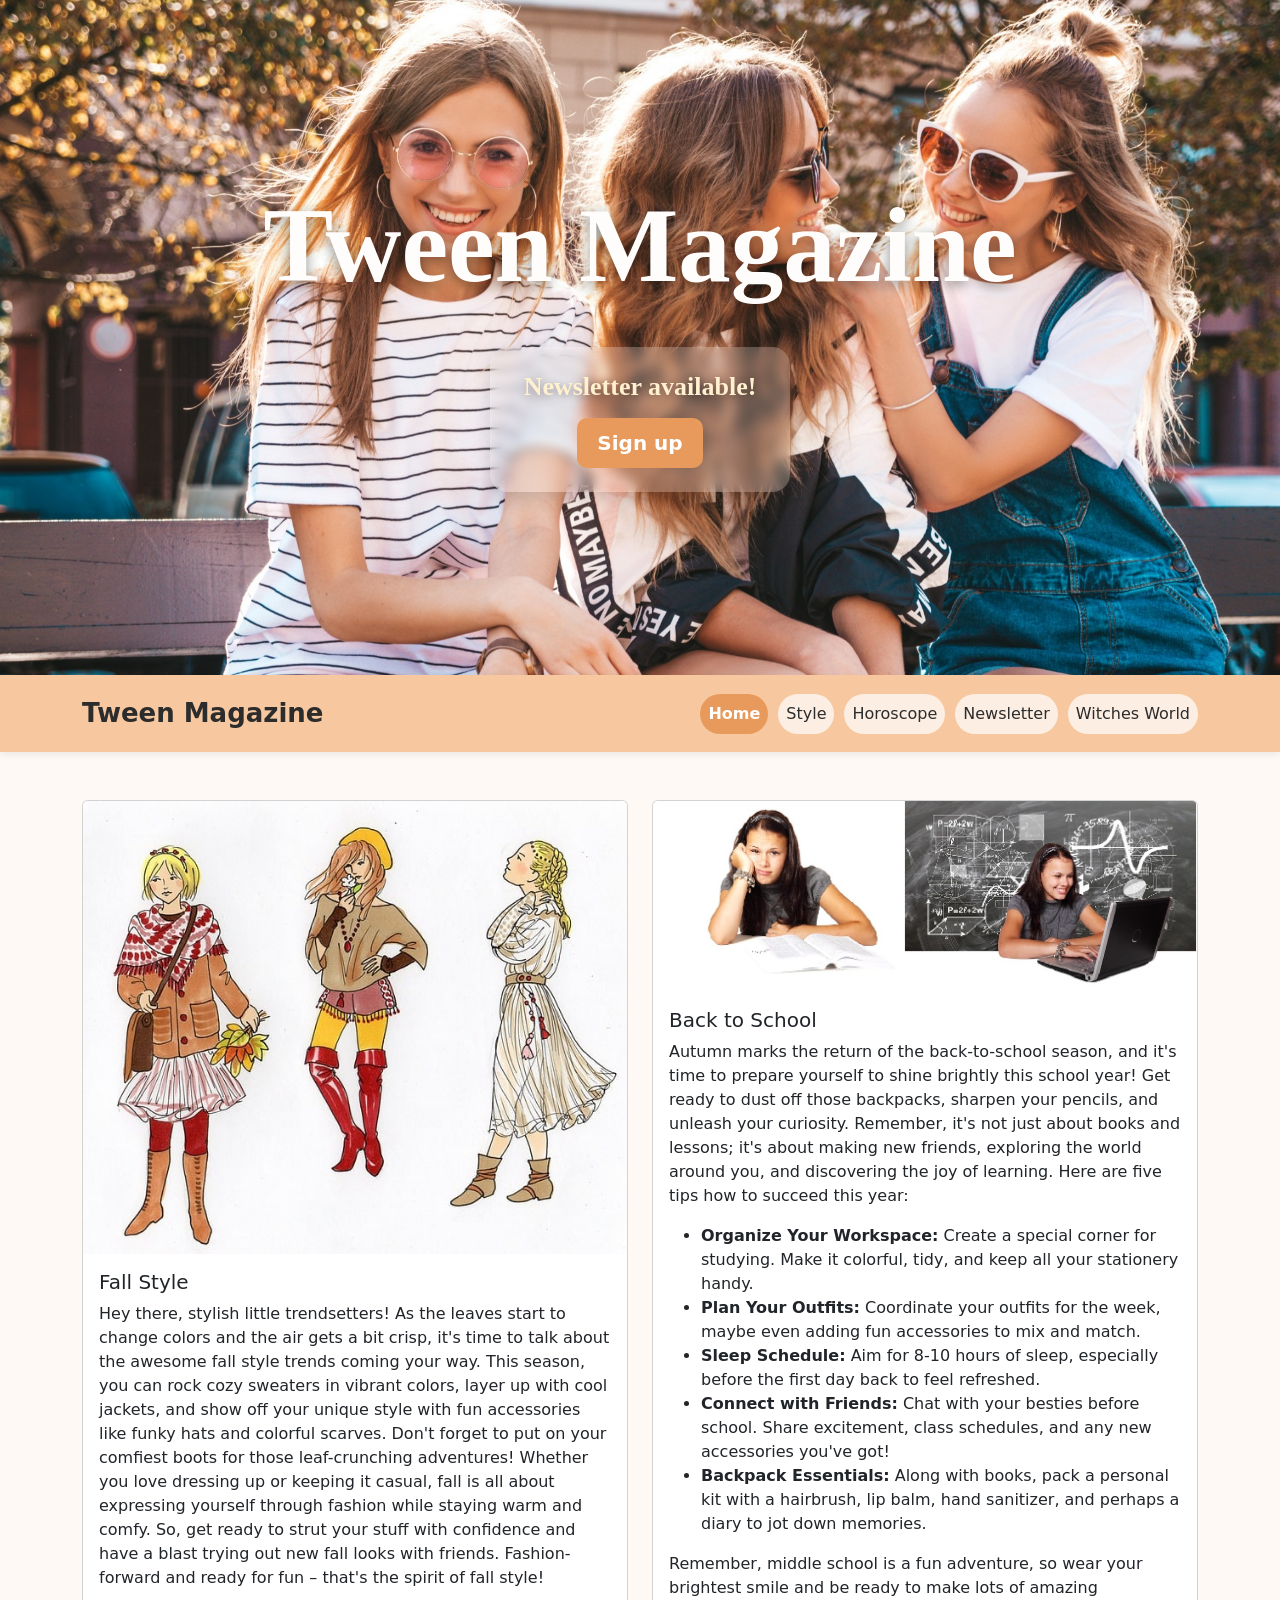
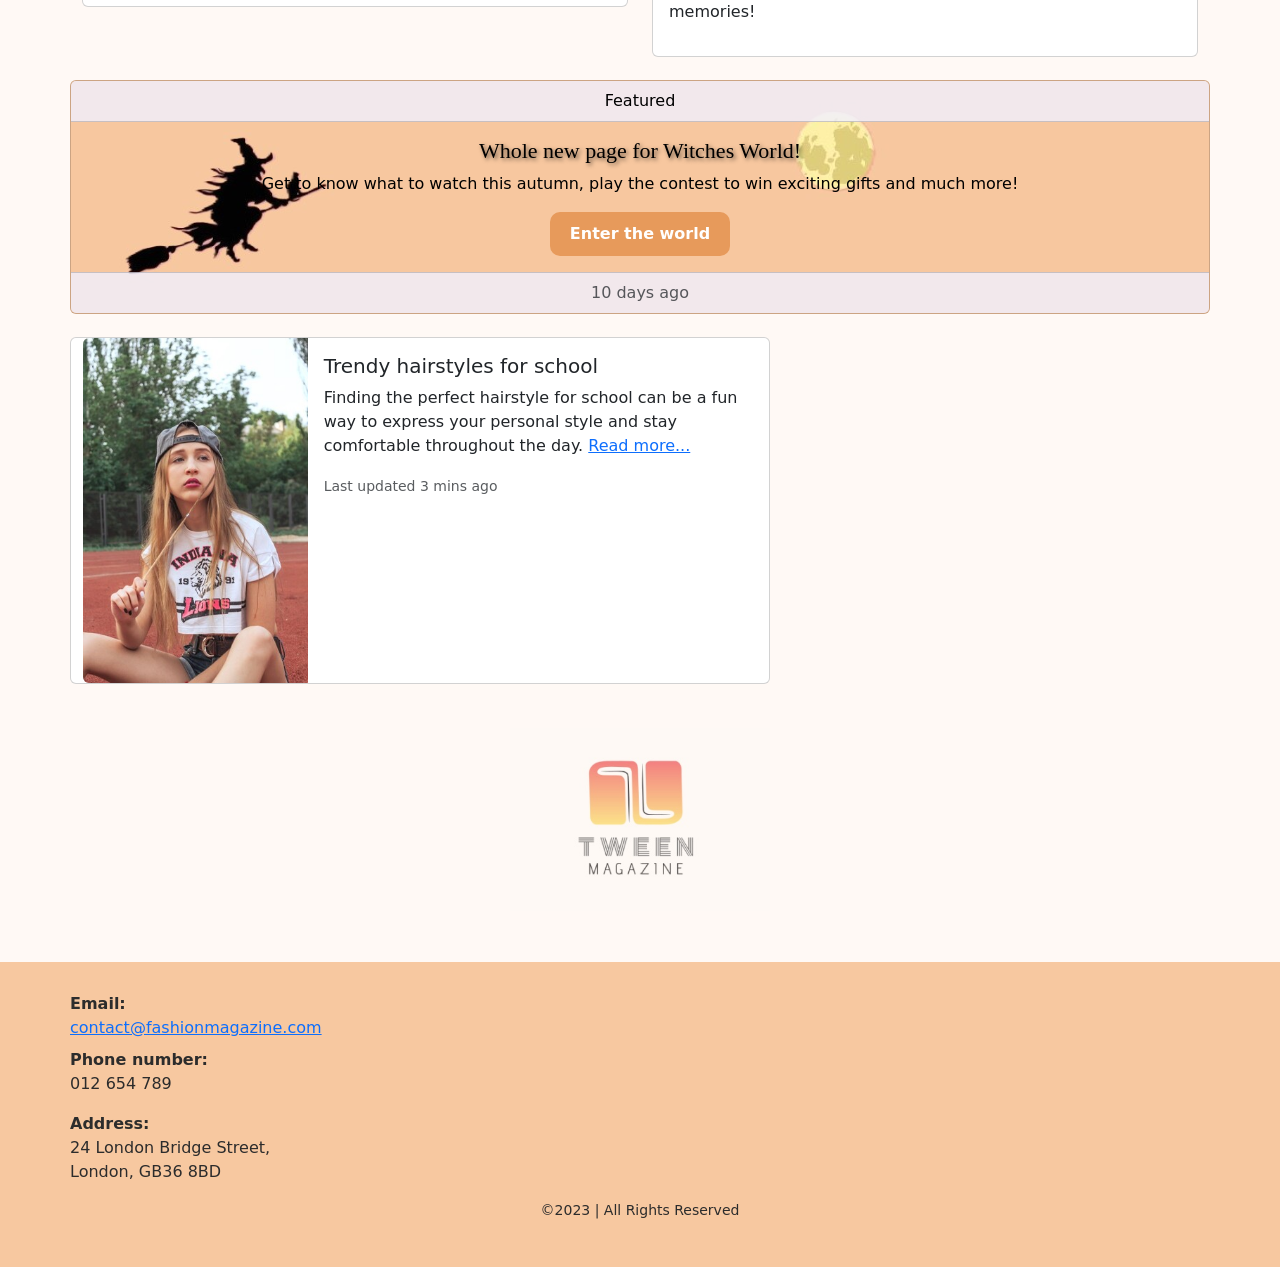
<file: index.html>
<!DOCTYPE html>
<html lang="en">

<!-- INVISIBLE INFORMATION OF THE PAGE ================================================ -->

<head>
    <meta charset="utf-8">
    <meta name="viewport" content="width=device-width, initial-scale=1">
    <title>Tween Magazine</title>
    <meta name="author" content="ld119">
    <meta name="description" content="This is the website of the 'Tween Magazine' fashion, style and fun magazine.">
    <meta name="keywords" content="'Fashion Magazine' 'Style Magazine' 'Trend Setter'">

    <!-- Stylesheet links -->
    <link rel="stylesheet" href="bootstrap-5.3.0-dist/css/bootstrap.css">
    <link rel="stylesheet" href="styles/shared.css">
    <link rel="stylesheet" href="styles/index.css">
</head>

<!-- VISIBLE CONTENT ================================================ -->

<body>

    <!-- HEADER ================================================ -->
    <header>
        <div class="container d-flex flex-column align-items-center">
            <h1 class="text-center">Tween Magazine</h1>
        </div>
        <div class="container d-flex justify-content-center">
            <div class="hero-newsletter-card text-center">
                <h2 id="newsletter">Newsletter available!</h2>
                <a class="btn btn-primary btn-lg mt-3" href="newsletter.html" role="button">Sign up</a>
            </div>
        </div>
    </header>

    <!-- NAVIGATION BAR ================================================ -->
    <nav class="navbar navbar-expand-lg custom-navbar">
        <div class="container">
            <a class="navbar-brand" href="index.html">Tween Magazine</a>

            <button class="navbar-toggler" type="button" data-bs-toggle="collapse" data-bs-target="#navbarNav"
                aria-controls="navbarNav" aria-expanded="false" aria-label="Toggle navigation">
                <span class="navbar-toggler-icon"></span>
            </button>

            <div class="collapse navbar-collapse" id="navbarNav">
                <ul class="navbar-nav ms-auto nav-buttons">
                    <li class="nav-item">
                        <a class="nav-link active" href="index.html">Home</a>
                    </li>
                    <li class="nav-item">
                        <a class="nav-link" href="style.html">Style</a>
                    </li>
                    <li class="nav-item">
                        <a class="nav-link" href="horoscope.html">Horoscope</a>
                    </li>
                    <li class="nav-item">
                        <a class="nav-link" href="newsletter.html">Newsletter</a>
                    </li>
                    <li class="nav-item">
                        <a class="nav-link" href="witches.html">Witches World</a>
                    </li>
                </ul>
            </div>
        </div>
    </nav>

    <!-- MAIN CONTENT ================================================ -->

    <main>

        <!-- CARD LAYOUT SECTION ================================================ -->
        <div class="container mt-5">
            <div class="row">

                <!-- Fall style article -->
                <div class="col-md-6"> <!-- grid layout  -->
                    <div class="card">
                        <img src="images/fashion.jpg" class="card-img-top" alt="three girls in fall Style">
                        <div class="card-body">
                            <h5 class="card-title">Fall Style</h5>
                            <p class="card-text">Hey there, stylish little trendsetters! As the leaves start to change
                                colors and the air gets a bit crisp, it's time to talk about the awesome fall style
                                trends coming your way. This season, you can rock cozy sweaters in vibrant colors, layer
                                up with cool jackets, and show off your unique style with fun accessories like funky
                                hats and colorful scarves. Don't forget to put on your comfiest boots for those
                                leaf-crunching adventures! Whether you love dressing up or keeping it casual, fall is
                                all about expressing yourself through fashion while staying warm and comfy. So, get
                                ready to strut your stuff with confidence and have a blast trying out new fall looks
                                with friends. Fashion-forward and ready for fun – that's the spirit of fall style!</p>
                        </div>
                    </div>
                </div>

                <!-- Back to school article -->
                <div class="col-md-6">
                    <div class="card">
                        <img src="images/school.jpg" class="card-img-top"
                            alt="girl with a laptop and same girl with a book">
                        <div class="card-body">
                            <h5 class="card-title">Back to School</h5>
                            <p class="card-text">Autumn marks the return of the back-to-school season, and it's time to
                                prepare yourself to shine brightly this school year! Get ready to dust off those
                                backpacks, sharpen your pencils, and unleash your curiosity. Remember, it's not just
                                about books and lessons; it's about making new friends, exploring the world around you,
                                and discovering the joy of learning. Here are five tips how to succeed this year:</p>
                            <!-- List for back to school tips -->
                            <ul>
                                <li>
                                    <strong>Organize Your Workspace:</strong> Create a special corner for studying. Make
                                    it colorful, tidy, and keep all your stationery handy.
                                </li>
                                <li>
                                    <strong>Plan Your Outfits:</strong> Coordinate your outfits for the week, maybe even
                                    adding fun accessories to mix and match.
                                </li>
                                <li>
                                    <strong>Sleep Schedule:</strong> Aim for 8-10 hours of sleep, especially before the
                                    first day back to feel refreshed.
                                </li>
                                <li>
                                    <strong>Connect with Friends:</strong> Chat with your besties before school. Share
                                    excitement, class schedules, and any new accessories you've got!
                                </li>
                                <li>
                                    <strong>Backpack Essentials:</strong> Along with books, pack a personal kit with a
                                    hairbrush, lip balm, hand sanitizer, and perhaps a diary to jot down memories.
                                </li>
                            </ul>
                            <p>Remember, middle school is a fun adventure, so wear your brightest smile and be ready to
                                make lots of amazing memories!</p>
                        </div>
                    </div>
                </div>

                <!-- Feature card for Witches World page -->
                <div class="card text-center" id="witches-add">
                    <div class="card-header">Featured</div>
                    <div class="card-body">
                        <h3 class="card-title card-title-mysterious"> Whole new page for Witches World!</h3>
                        <p class="card-text">Get to know what to watch this autumn, play the contest to win exciting
                            gifts and much more!</p>
                        <a href="witches.html" class="btn btn-primary">Enter the world</a>
                        <!-- Bootstrap button primary -->
                    </div>
                    <div class="card-footer text-muted">10 days ago</div> <!-- posted number of the days ago -->
                </div>

                <!-- Hairstyles for school card article -->
                <div class="card mb-4" style="max-width: 700px;"> <!-- Margin spacing between cards and cards widht -->
                    <div class="row g-0"> <!-- Grid spacing -->
                        <div class="col-md-4">
                            <img src="images/hairstyles.jpg" alt="Girl with long light hair"
                                class="img-fluid rounded-start"> <!-- image should rounded corners -->
                        </div>
                        <div class="col-md-8">
                            <div class="card-body">
                                <h5 class="card-title">Trendy hairstyles for school</h5>
                                <p class="card-text">Finding the perfect hairstyle for school can be a fun way to
                                    express your personal style and stay comfortable throughout the day. <a class="link"
                                        href="style.html">Read more...</a></p>
                                <p class="card-text">
                                    <small class="text-muted">Last updated 3 mins ago</small>
                                </p>
                            </div>
                        </div>
                    </div>
                </div>
            </div>
        </div>

        <!-- BACK TO HOME PAGE ================================================ -->
        <a href="index.html">
            <img id="logo" src="images/logo.jpg" alt="Logo to home page">
        </a>

    </main>

    <!-- FOOTER ================================================ -->

    <footer>
        <div id="contacts">
            <dl>
                <dt>Email:</dt>
                <dd><a href="mailto:contact@fashionmagazine.com">contact@fashionmagazine.com</a></dd>

                <dt>Phone number:</dt>
                <dd>012 654 789</dd>
            </dl>
            <dl>
                <dt>Address:</dt>
                <dd>24 London Bridge Street,<br>London, GB36 8BD</dd>
            </dl>
        </div>
        <p id="rights">©2023 | All Rights Reserved</p>
    </footer>

    <!-- JAVASCRIPT AND JS BOOTSTRAP ================================================ -->

    <script src="bootstrap-5.3.0-dist/js/bootstrap.js"></script>
    <script src="scripts/script.js" defer></script>
</body>

</html>
</file>
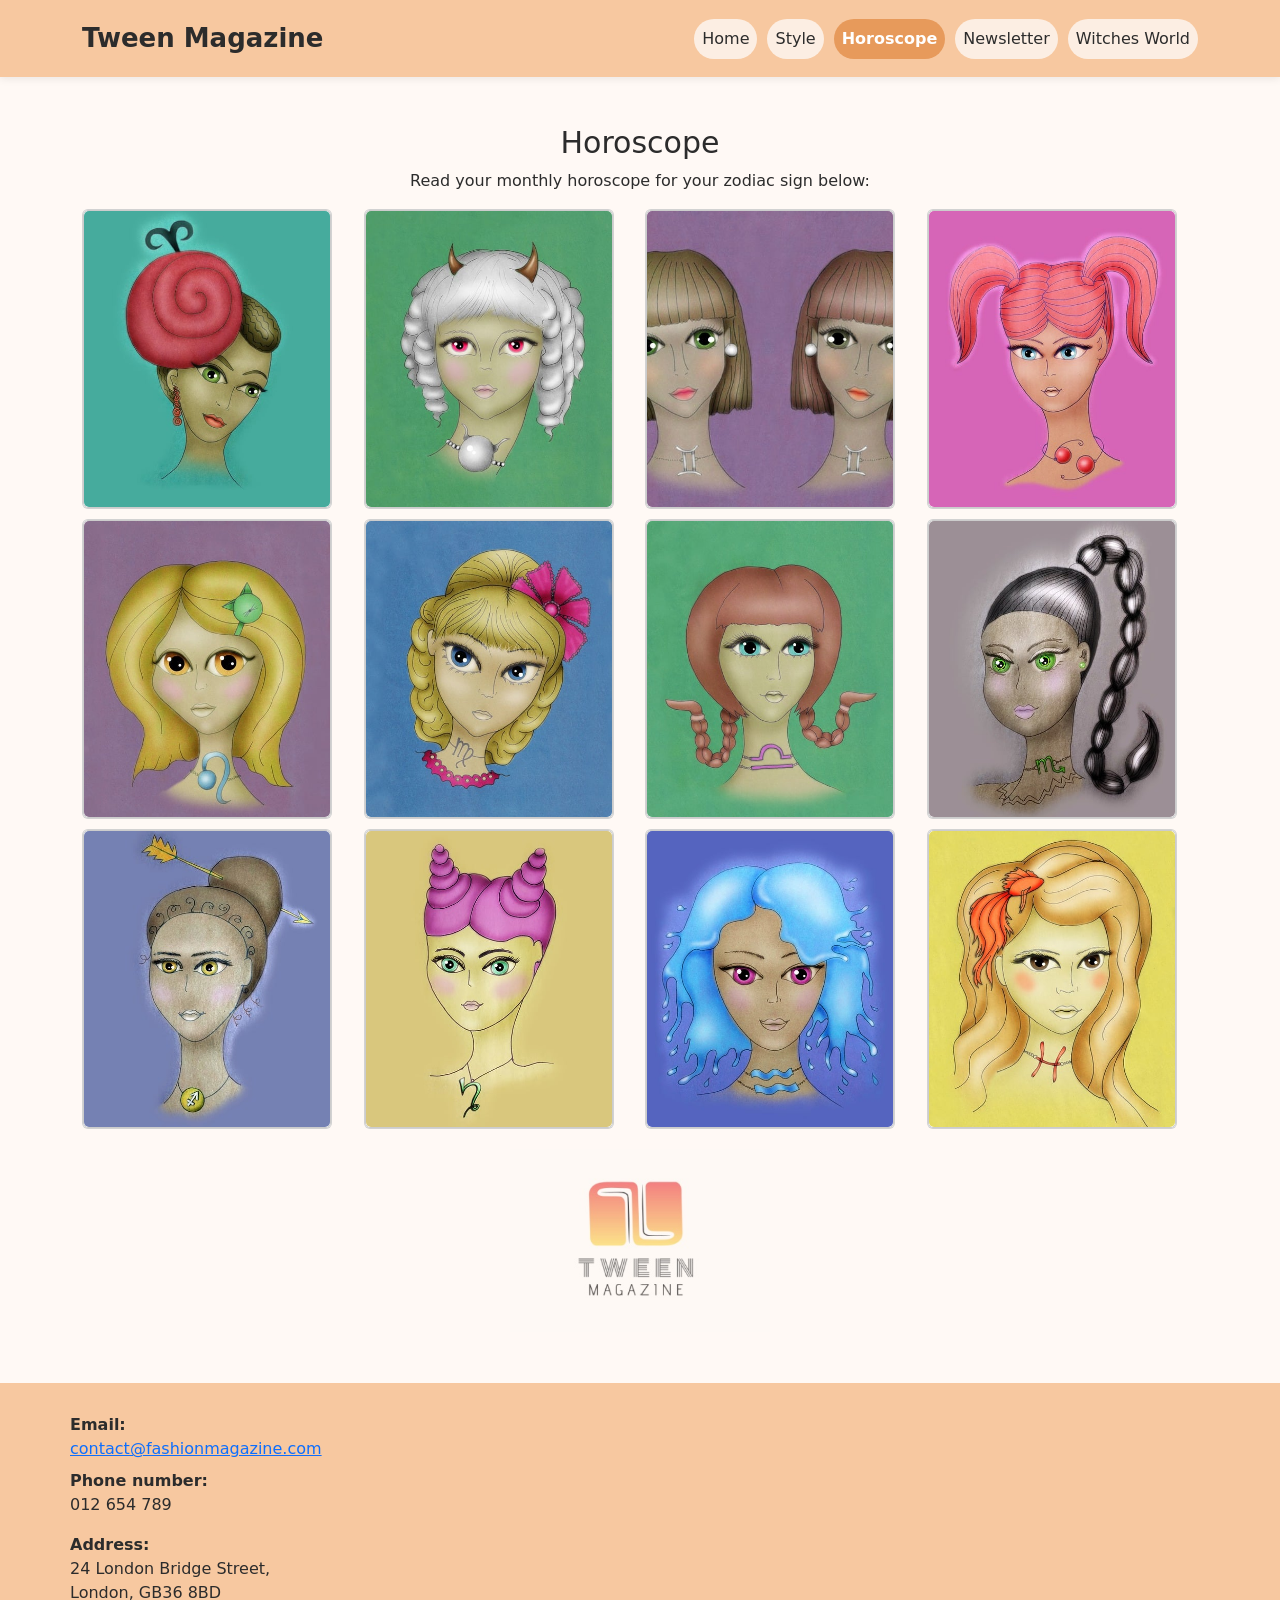
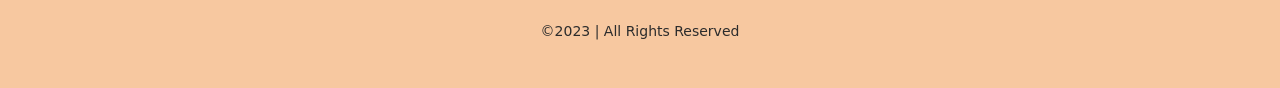
<file: horoscope.html>
<!DOCTYPE html>
<html lang="en">

<!-- INVISIBLE INFORMATION OF THE PAGE ================================================ -->

<head>
  <meta charset="utf-8">
  <meta name="viewport" content="width=device-width, initial-scale=1">
  <title>Web Dev Finals Website</title>
  <meta name="author" content="ld119">
  <meta name="description" content="This is the website of the 'Tween Magazine' fashion, style and fun magazine.">
  <meta name="keywords" content="'Fashion Magazine' 'Style Magazine' 'Trend Setter'">

  <!-- Stylesheet links -->
  <link rel="stylesheet" href="bootstrap-5.3.0-dist/css/bootstrap.css">
  <link rel="stylesheet" href="styles/shared.css">
  <link rel="stylesheet" href="styles/horoscope.css">
</head>

<!-- VISIBLE CONTENT ================================================ -->

<body>

  <!-- NAVIGATION BAR ================================================ -->
  <nav class="navbar navbar-expand-lg custom-navbar">
    <div class="container">
      <a class="navbar-brand" href="index.html">Tween Magazine</a>

      <button class="navbar-toggler" type="button" data-bs-toggle="collapse" data-bs-target="#navbarNav"
        aria-controls="navbarNav" aria-expanded="false" aria-label="Toggle navigation">
        <span class="navbar-toggler-icon"></span>
      </button>

      <div class="collapse navbar-collapse" id="navbarNav">
        <ul class="navbar-nav ms-auto nav-buttons">
          <li class="nav-item">
            <a class="nav-link" href="index.html">Home</a>
          </li>
          <li class="nav-item">
            <a class="nav-link" href="style.html">Style</a>
          </li>
          <li class="nav-item">
            <a class="nav-link active" href="horoscope.html">Horoscope</a>
          </li>
          <li class="nav-item">
            <a class="nav-link" href="newsletter.html">Newsletter</a>
          </li>
          <li class="nav-item">
            <a class="nav-link" href="witches.html">Witches World</a>
          </li>
        </ul>
      </div>
    </div>
  </nav>

  <!-- MAIN CONTENT ================================================ -->

  <main>
    <!-- HOROSCOPE CARDS ================================================ -->
    <div class="container mt-5">
      <h2 class="text-center">Horoscope</h2>
      <p class="text-center">Read your monthly horoscope for your zodiac sign below:</p>
      <div class="card-container">

        <!-- Aries, 1st zodiac sign -->
        <div class="card">
          <div class="card-front">
            <img src="./images/horoscope/aries.jpg" alt="aries">
          </div>
          <div class="card-back">
            <h3 class="text-horoscope">Aries</h3>
            <p>This fall, you'll discover a new hobby! Whether it's collecting colorful leaves or crafting, your
              energetic spirit will light up every room.</p>
          </div>
        </div>

        <!-- Taurus, 2nd zodiac sign -->
        <div class="card">
          <div class="card-front">
            <img src="./images/horoscope/taurus.jpg" alt="taurus">
          </div>
          <div class="card-back">
            <h3 class="text-horoscope">Taurus</h3>
            <p>Cozy evenings with hot cocoa and a good book await you. Remember, it's okay to slow down and enjoy
              the
              little things.</p>
          </div>
        </div>

        <!-- Gemini, 3rd zodiac sign -->
        <div class="card">
          <div class="card-front">
            <img src="./images/horoscope/gemini.jpg" alt="gemini">
          </div>
          <div class="card-back">
            <h3 class="text-horoscope">Gemini</h3>
            <p>Adventure calls! You might find yourself exploring a new part of town or making a new friend. Keep
              that
              curious mind open.</p>
          </div>
        </div>

        <!-- Cancer, 4th zodiac sign -->
        <div class="card">
          <div class="card-front">
            <img src="./images/horoscope/cancer.jpg" alt="cancer">
          </div>
          <div class="card-back">
            <h3 class="text-horoscope">Cancer</h3>
            <p>Time to bake some autumn treats! Your caring nature will make sharing them with friends and family
              even
              sweeter.</p>
          </div>
        </div>

        <!-- Leo, 5th zodiac sign -->
        <div class="card">
          <div class="card-front">
            <img src="./images/horoscope/leo.jpg" alt="leo">
          </div>
          <div class="card-back">
            <h3 class="text-horoscope">Leo</h3>
            <p>This season, you'll be the star of the show, whether in a school play or just singing in the shower.
              Embrace the spotlight!</p>
          </div>
        </div>

        <!-- Virgo, 6th zodiac sign -->
        <div class="card">
          <div class="card-front">
            <img src="./images/horoscope/virgo.jpg" alt="virgo">
          </div>
          <div class="card-back">
            <h3 class="text-horoscope">Virgo</h3>
            <p>Learning comes easy this fall. Maybe you'll become the class expert on pumpkins or autumn leaves.
              Keep
              asking questions!</p>
          </div>
        </div>

        <!-- Libra, 7th zodiac sign -->
        <div class="card">
          <div class="card-front">
            <img src="./images/horoscope/libra.jpg" alt="libra">
          </div>
          <div class="card-back">
            <h3 class="text-horoscope">Libra</h3>
            <p>Making new friends is in the air for you. Remember, every good friendship starts with a smile.</p>
          </div>
        </div>

        <!-- Scorpio, 8th zodiac sign -->
        <div class="card">
          <div class="card-front">
            <img src="./images/horoscope/scorpio.jpg" alt="scorpio">
          </div>
          <div class="card-back">
            <h3 class="text-horoscope">Scorpio</h3>
            <p>A mystery might pop up this season, like a missing scarf or a secret note. Use your detective skills
              to
              solve it!</p>
          </div>
        </div>

        <!-- Sagittarus, 9th zodiac sign -->
        <div class="card">
          <div class="card-front">
            <img src="./images/horoscope/sagittarius.jpg" alt="sagittarius">
          </div>
          <div class="card-back">
            <h3 class="text-horoscope">Sagittarius</h3>
            <p>Look up! The stars have a special message for you this autumn. Maybe it's time to start stargazing.
            </p>
          </div>
        </div>

        <!-- Capricorn, 10th zodiac sign -->
        <div class="card">
          <div class="card-front">
            <img src="./images/horoscope/capricorn.jpg" alt="capricorn">
          </div>
          <div class="card-back">
            <h3 class="text-horoscope">Capricorn</h3>
            <p>Your creativity will shine bright this fall. Grab some paints and capture the colors of the season.
            </p>
          </div>
        </div>

        <!-- Aquarius, 11th zodiac sign -->
        <div class="card">
          <div class="card-front">
            <img src="./images/horoscope/aquarius.jpg" alt="aquarius">
          </div>
          <div class="card-back">
            <h3 class="text-horoscope">Aquarius</h3>
            <p>Helping out will be your superpower. Whether at home, school, or in the community, you'll make a
              difference.</p>
          </div>
        </div>

        <!-- Pisces, 12th zodiac sign -->
        <div class="card">
          <div class="card-front">
            <img src="./images/horoscope/pisces.jpg" alt="pisces">
          </div>
          <div class="card-back">
            <h3 class="text-horoscope">Pisces</h3>
            <p>Music will bring joy and comfort. Whether you're playing an instrument or just listening, let the
              rhythms
              of autumn carry you.</p>
          </div>
        </div>
      </div>
    </div>

    <!-- BACK TO HOME PAGE ================================================ -->
    <a href="index.html">
      <img id="logo" src="images/logo.jpg" alt="Logo to home page">
    </a>

  </main>

  <!-- FOOTER ================================================ -->

  <footer>
    <div id="contacts">
      <dl>
        <dt>Email:</dt>
        <dd><a href="mailto:contact@fashionmagazine.com">contact@fashionmagazine.com</a></dd>

        <dt>Phone number:</dt>
        <dd>012 654 789</dd>
      </dl>
      <dl>
        <dt>Address:</dt>
        <dd>24 London Bridge Street,<br>London, GB36 8BD</dd>
      </dl>
    </div>
    <p id="rights">©2023 | All Rights Reserved</p>
  </footer>

  <!-- JAVASCRIPT AND JS BOOTSTRAP ================================================ -->
  <script src="https://code.jquery.com/jquery-3.5.1.slim.min.js"></script>
  <script src="https://cdn.jsdelivr.net/npm/@popperjs/core@2.9.1/dist/umd/popper.min.js"></script>
  <script src="https://stackpath.bootstrapcdn.com/bootstrap/4.5.2/js/bootstrap.min.js"></script>

</body>

</html>
</file>
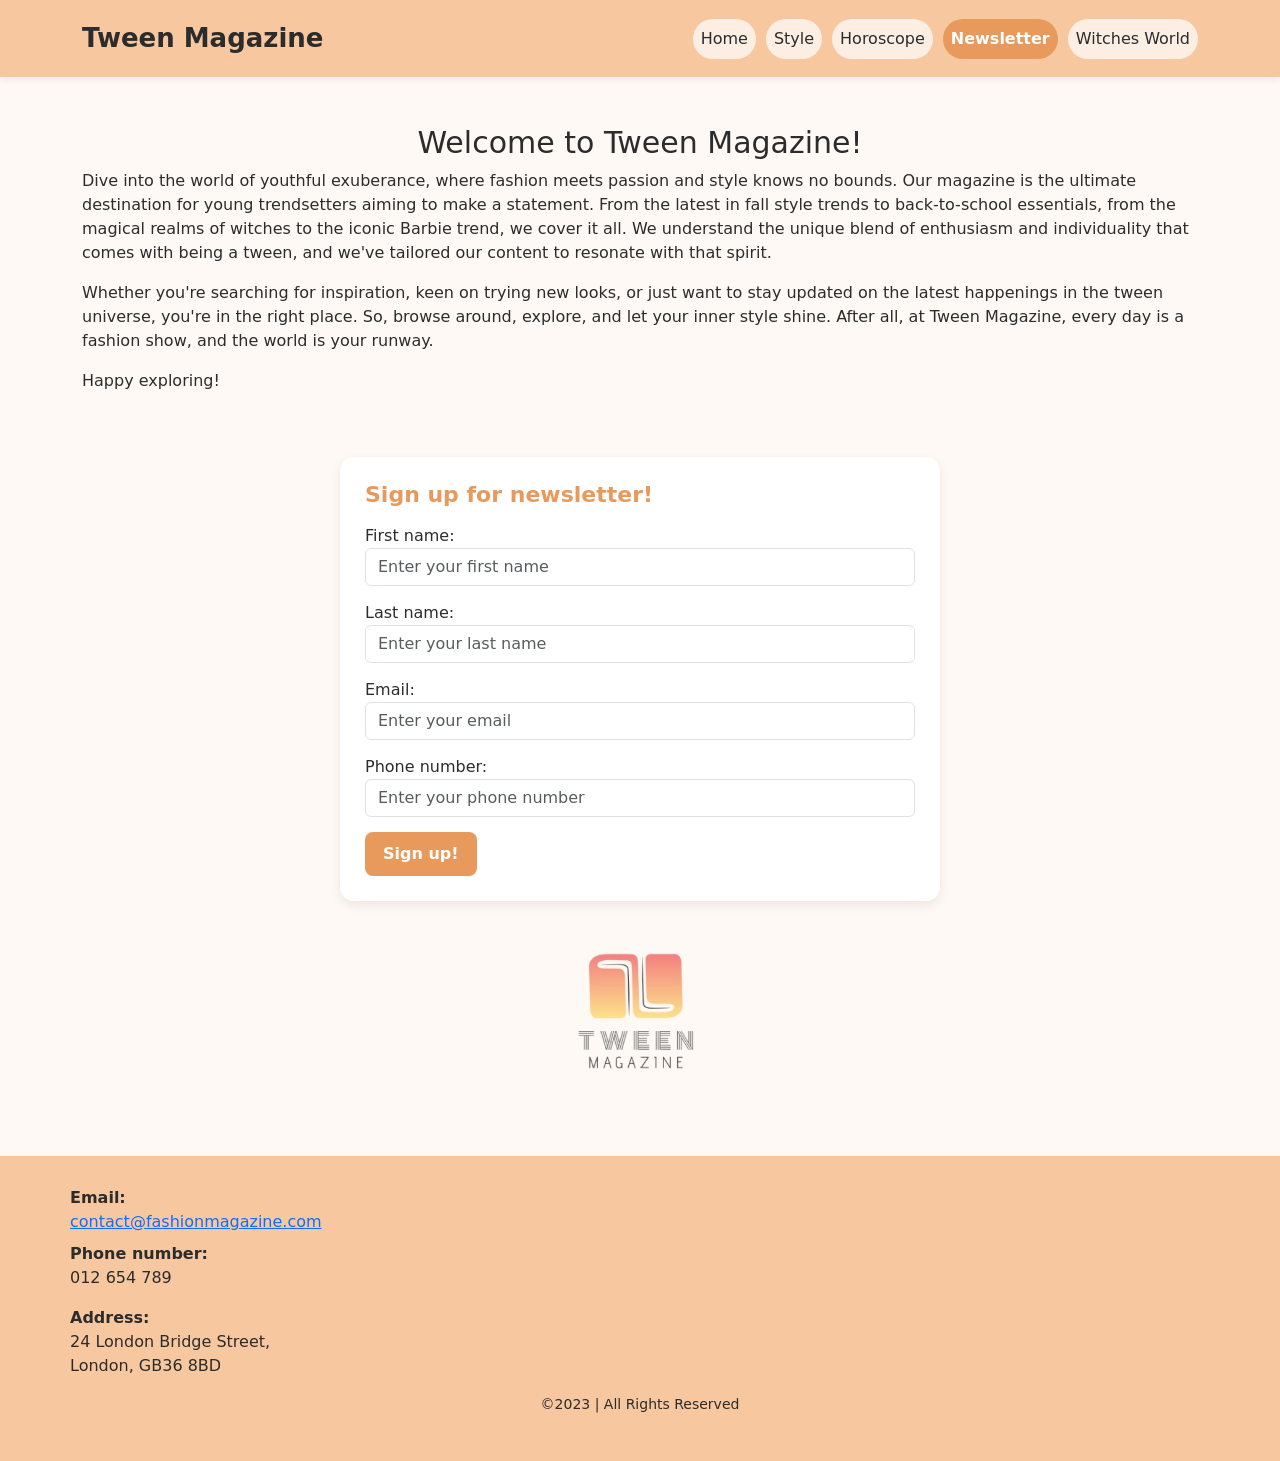
<file: newsletter.html>
<!DOCTYPE html>
<html lang="en">

<!-- INVISIBLE INFORMATION OF THE PAGE ================================================ -->

<head>
    <meta charset="utf-8">
    <meta name="viewport" content="width=device-width, initial-scale=1">
    <title>Web Dev Finals Website</title>
    <meta name="author" content="ld119">
    <meta name="description" content="This is the website of the 'Tween Magazine' fashion, style and fun magazine.">
    <meta name="keywords" content="'Fashion Magazine' 'Style Magazine' 'Trend Setter'">

    <!-- Stylesheet links -->
    <link rel="stylesheet" href="bootstrap-5.3.0-dist/css/bootstrap.css">
    <link rel="stylesheet" href="styles/index.css">
    <link rel="stylesheet" href="styles/shared.css">
    <link rel="stylesheet" href="styles/newsletter.css">
</head>

<!-- VISIBLE CONTENT ================================================ -->

<body>

    <!-- NAVIGATION BAR ================================================ -->
    <nav class="navbar navbar-expand-lg custom-navbar">
        <div class="container">
            <a class="navbar-brand" href="index.html">Tween Magazine</a>

            <button class="navbar-toggler" type="button" data-bs-toggle="collapse" data-bs-target="#navbarNav"
                aria-controls="navbarNav" aria-expanded="false" aria-label="Toggle navigation">
                <span class="navbar-toggler-icon"></span>
            </button>

            <div class="collapse navbar-collapse" id="navbarNav">
                <ul class="navbar-nav ms-auto nav-buttons">
                    <li class="nav-item">
                        <a class="nav-link" href="index.html">Home</a>
                    </li>
                    <li class="nav-item">
                        <a class="nav-link" href="style.html">Style</a>
                    </li>
                    <li class="nav-item">
                        <a class="nav-link" href="horoscope.html">Horoscope</a>
                    </li>
                    <li class="nav-item">
                        <a class="nav-link active" href="newsletter.html">Newsletter</a>
                    </li>
                    <li class="nav-item">
                        <a class="nav-link" href="witches.html">Witches World</a>
                    </li>
                </ul>
            </div>
        </div>
    </nav>
    <main>
        <!-- Bootstrap -->
        <div class="container mt-5">
            <div class="row">

                <!-- Introduction to magazine -->
                <div class="col-lg-12"> <!-- column width for large screens -->
                    <section id="introduction">
                        <h2 class="text-center">Welcome to Tween Magazine!</h2>
                        <p>Dive into the world of youthful exuberance, where fashion meets passion and style
                            knows no
                            bounds. Our magazine is the ultimate destination for young trendsetters aiming to
                            make a
                            statement. From the latest in fall style trends to back-to-school essentials, from
                            the
                            magical realms of witches to the iconic Barbie trend, we cover it all. We understand
                            the
                            unique blend of enthusiasm and individuality that comes with being a tween, and
                            we've
                            tailored our content to resonate with that spirit.</p>

                        <p>Whether you're searching for inspiration, keen on trying new looks, or just want to
                            stay
                            updated on the latest happenings in the tween universe, you're in the right place.
                            So,
                            browse around, explore, and let your inner style shine. After all, at Tween
                            Magazine, every
                            day is a fashion show, and the world is your runway.</p>

                        <p>Happy exploring!</p>
                    </section>
                </div>

                <!--  NEWSLETTER SIGN UP ================================================ -->

                <!-- Newsletter form -->
                <section id="newsletter-form" class="container mt-4">
                    <h3 class="mb-3">Sign up for newsletter!</h3>
                    <form id="signup-form" autocomplete="on"> <!-- Autocompletes information stored on pc-->
                        <!-- First name input -->
                        <div class="form-group">
                            <label for="fname">First name:</label>
                            <input type="text" class="form-control" id="fname" name="fname"
                                placeholder="Enter your first name">
                            <!-- Form control to add framework style -->
                        </div>

                        <!-- Last name input -->
                        <div class="form-group">
                            <label for="lname">Last name:</label>
                            <input type="text" class="form-control" id="lname" name="lname"
                                placeholder="Enter your last name">
                        </div>

                        <!-- Email input -->
                        <div class="form-group">
                            <label for="emailField">Email:</label>
                            <input type="email" class="form-control" id="emailField" name="email"
                                placeholder="Enter your email">
                        </div>

                        <!-- Phone number input -->
                        <div class="form-group">
                            <label for="phoneField">Phone number:</label>
                            <input type="tel" class="form-control" id="phoneField" name="phoneNumber"
                                placeholder="Enter your phone number">
                        </div>

                        <!-- Submit button -->
                        <button class="btn btn-primary" type="submit">Sign up!</button>

                    </form>
                </section>
            </div>

            <!-- BACK TO HOME PAGE ================================================ -->
            <a href="index.html">
                <img id="logo" src="images/logo.jpg" alt="Logo to home page">
            </a>

        </div>
    </main>

    <!-- FOOTER -================================================ -->

    <footer>
        <div id="contacts">
            <dl>
                <dt>Email:</dt>
                <dd><a href="mailto:contact@fashionmagazine.com">contact@fashionmagazine.com</a></dd>

                <dt>Phone number:</dt>
                <dd>012 654 789</dd>
            </dl>
            <dl>
                <dt>Address:</dt>
                <dd>24 London Bridge Street,<br>London, GB36 8BD</dd>
            </dl>
        </div>
        <p id="rights">©2023 | All Rights Reserved</p>
    </footer>

    <!-- JAVASCRIPT AND JS BOOTSTRAP ================================================ -->
    <script src="bootstrap-5.3.0-dist/js/bootstrap.js"></script>
    <script src="scripts/script.js" defer></script>
</body>

</html>
</file>
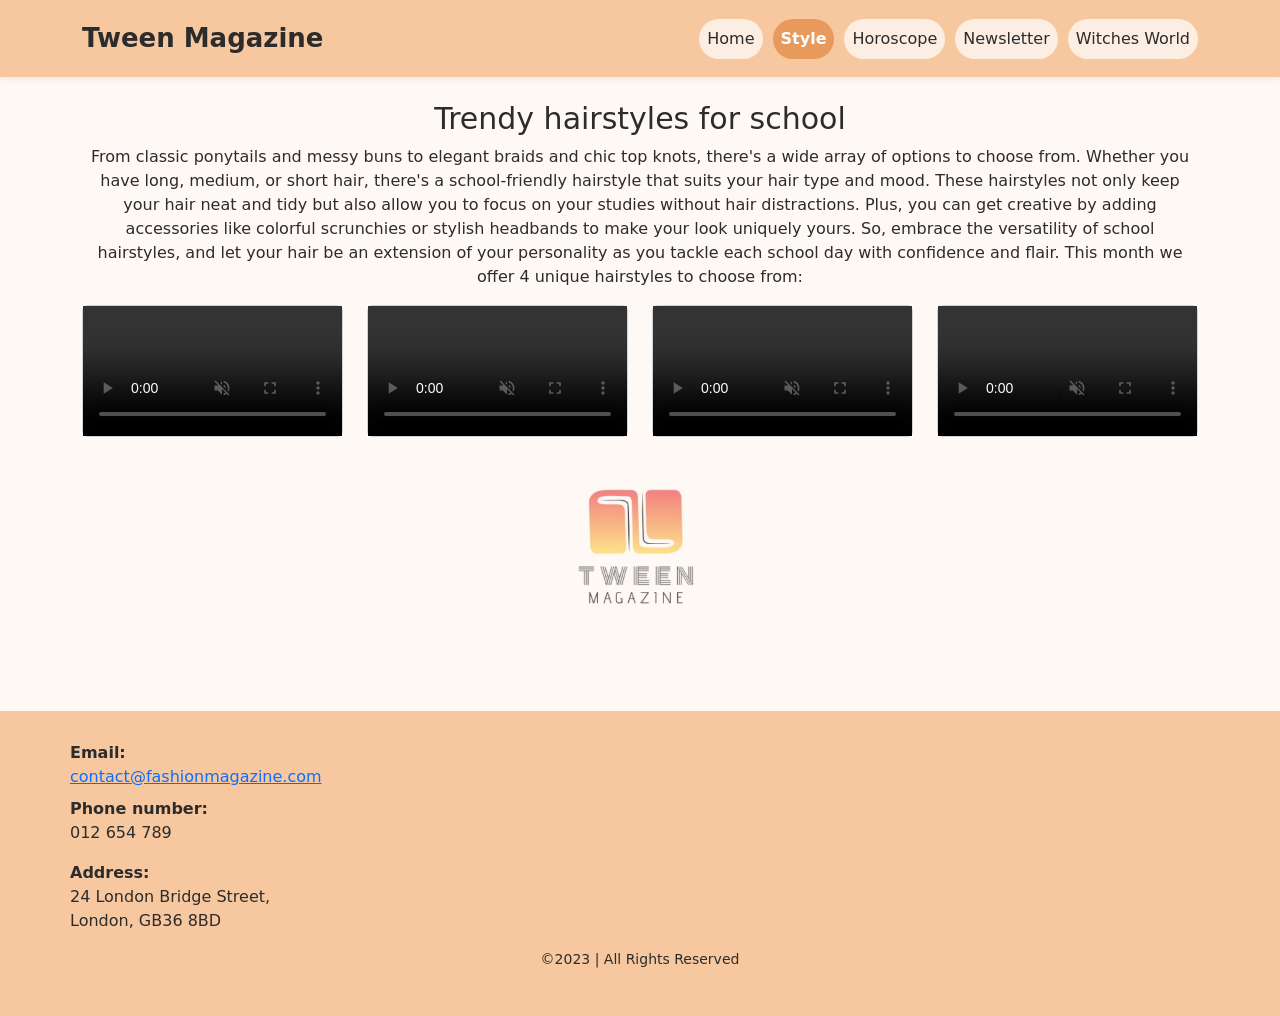
<file: style.html>
<!DOCTYPE html>
<html lang="en">

<!-- INVISIBLE INFORMATION OF THE PAGE ================================================ -->

<head>
    <meta charset="utf-8">
    <meta name="viewport" content="width=device-width, initial-scale=1">
    <title>Web Dev Finals Website</title>
    <meta name="author" content="ld119">
    <meta name="description" content="This is the website of the 'Tween Magazine' fashion, style and fun magazine.">
    <meta name="keywords" content="'Fashion Magazine' 'Style Magazine' 'Trend Setter'">

    <!-- Stylesheet links -->
    <link rel="stylesheet" href="bootstrap-5.3.0-dist/css/bootstrap.css">
    <link rel="stylesheet" href="styles/shared.css">
</head>

<!-- VISIBLE CONTENT ================================================ -->

<body>

    <!-- NAVIGATION BAR ================================================ -->
    <nav class="navbar navbar-expand-lg custom-navbar">
        <div class="container">
            <a class="navbar-brand" href="index.html">Tween Magazine</a>

            <button class="navbar-toggler" type="button" data-bs-toggle="collapse" data-bs-target="#navbarNav"
                aria-controls="navbarNav" aria-expanded="false" aria-label="Toggle navigation">
                <span class="navbar-toggler-icon"></span>
            </button>

            <div class="collapse navbar-collapse" id="navbarNav">
                <ul class="navbar-nav ms-auto nav-buttons">
                    <li class="nav-item">
                        <a class="nav-link" href="index.html">Home</a>
                    </li>
                    <li class="nav-item">
                        <a class="nav-link active" href="style.html">Style</a>
                    </li>
                    <li class="nav-item">
                        <a class="nav-link" href="horoscope.html">Horoscope</a>
                    </li>
                    <li class="nav-item">
                        <a class="nav-link" href="newsletter.html">Newsletter</a>
                    </li>
                    <li class="nav-item">
                        <a class="nav-link" href="witches.html">Witches World</a>
                    </li>
                </ul>
            </div>
        </div>
    </nav>

    <main>

        <!-- HAIRSTYLES FOR SCHOOL VIDEOS ================================================ -->
        <div class="container mt-4">
            <div class="row">
                <h2 class="text-center">Trendy hairstyles for school</h2>
                <p class="text-center">From classic ponytails and messy buns to elegant braids and chic top
                    knots,
                    there's a wide array of options to choose from. Whether you have long, medium, or short
                    hair,
                    there's a school-friendly hairstyle that suits your hair type and mood. These hairstyles not
                    only
                    keep your hair neat and tidy but also allow you to focus on your studies without hair
                    distractions.
                    Plus, you can get creative by adding accessories like colorful scrunchies or stylish
                    headbands to
                    make your look uniquely yours. So, embrace the versatility of school hairstyles, and let
                    your hair
                    be an extension of your personality as you tackle each school day with confidence and flair.
                    This
                    month we offer 4 unique hairstyles to choose from: </p>

                <!-- Press to play, starts as muted, with added control for sound  -->
                <!-- First hairstyle video  -->
                <div class="col-md-3">
                    <div class="card">
                        <video id="hairstylesVideo1" aria-label="Easy twisted halv-do for a girl" loop muted controls>
                            <source src="videos/hairstyle1.mp4" type="video/mp4">
                            Sorry, your browser does not support HTML5 video.
                        </video>
                    </div>
                </div>

                <!-- Second hairstyle video  -->
                <div class="col-md-3">
                    <div class="card">
                        <video id="hairstylesVideo2" aria-label="Easy hairstyle for a school girl" loop muted controls>
                            <source src="videos/hairstyle2.mp4" type="video/mp4">
                            Sorry, your browser does not support HTML5 video.
                        </video>
                    </div>
                </div>

                <!-- Third hairstyle video  -->
                <div class="col-md-3">
                    <div class="card">
                        <video id="hairstylesVideo3" aria-label="Easy hairstyle for a school girl" loop muted controls>
                            <source src="videos/hairstyle3.mp4" type="video/mp4">
                            Sorry, your browser does not support HTML5 video.
                        </video>
                    </div>
                </div>

                <!-- Fourth hairstyle video  -->
                <div class="col-md-3">
                    <div class="card">
                        <video id="hairstylesVideo4" aria-label="Easy hairstyle for a school girl" loop muted controls>
                            <source src="videos/hairstyle4.mp4" type="video/mp4">
                            Sorry, your browser does not support HTML5 video.
                        </video>
                    </div>
                </div>


                <!-- BACK TO HOME PAGE ================================================ -->
                <a href="index.html">
                    <img id="logo" src="images/logo.jpg" alt="Logo to home page">
                </a>
            </div>
        </div>
    </main>

    <!-- FOOTER ================================================ -->

    <footer>
        <div id="contacts">
            <dl>
                <dt>Email:</dt>
                <dd><a href="mailto:contact@fashionmagazine.com">contact@fashionmagazine.com</a></dd>

                <dt>Phone number:</dt>
                <dd>012 654 789</dd>
            </dl>
            <dl>
                <dt>Address:</dt>
                <dd>24 London Bridge Street,<br>London, GB36 8BD</dd>
            </dl>
        </div>
        <p id="rights">©2023 | All Rights Reserved</p>
    </footer>

    <!-- JAVASCRIPT AND JS BOOTSTRAP ================================================ -->
    <script src="bootstrap-5.3.0-dist/js/bootstrap.js"></script>
    <script src="scripts/script.js" defer></script>
</body>

</html>
</file>
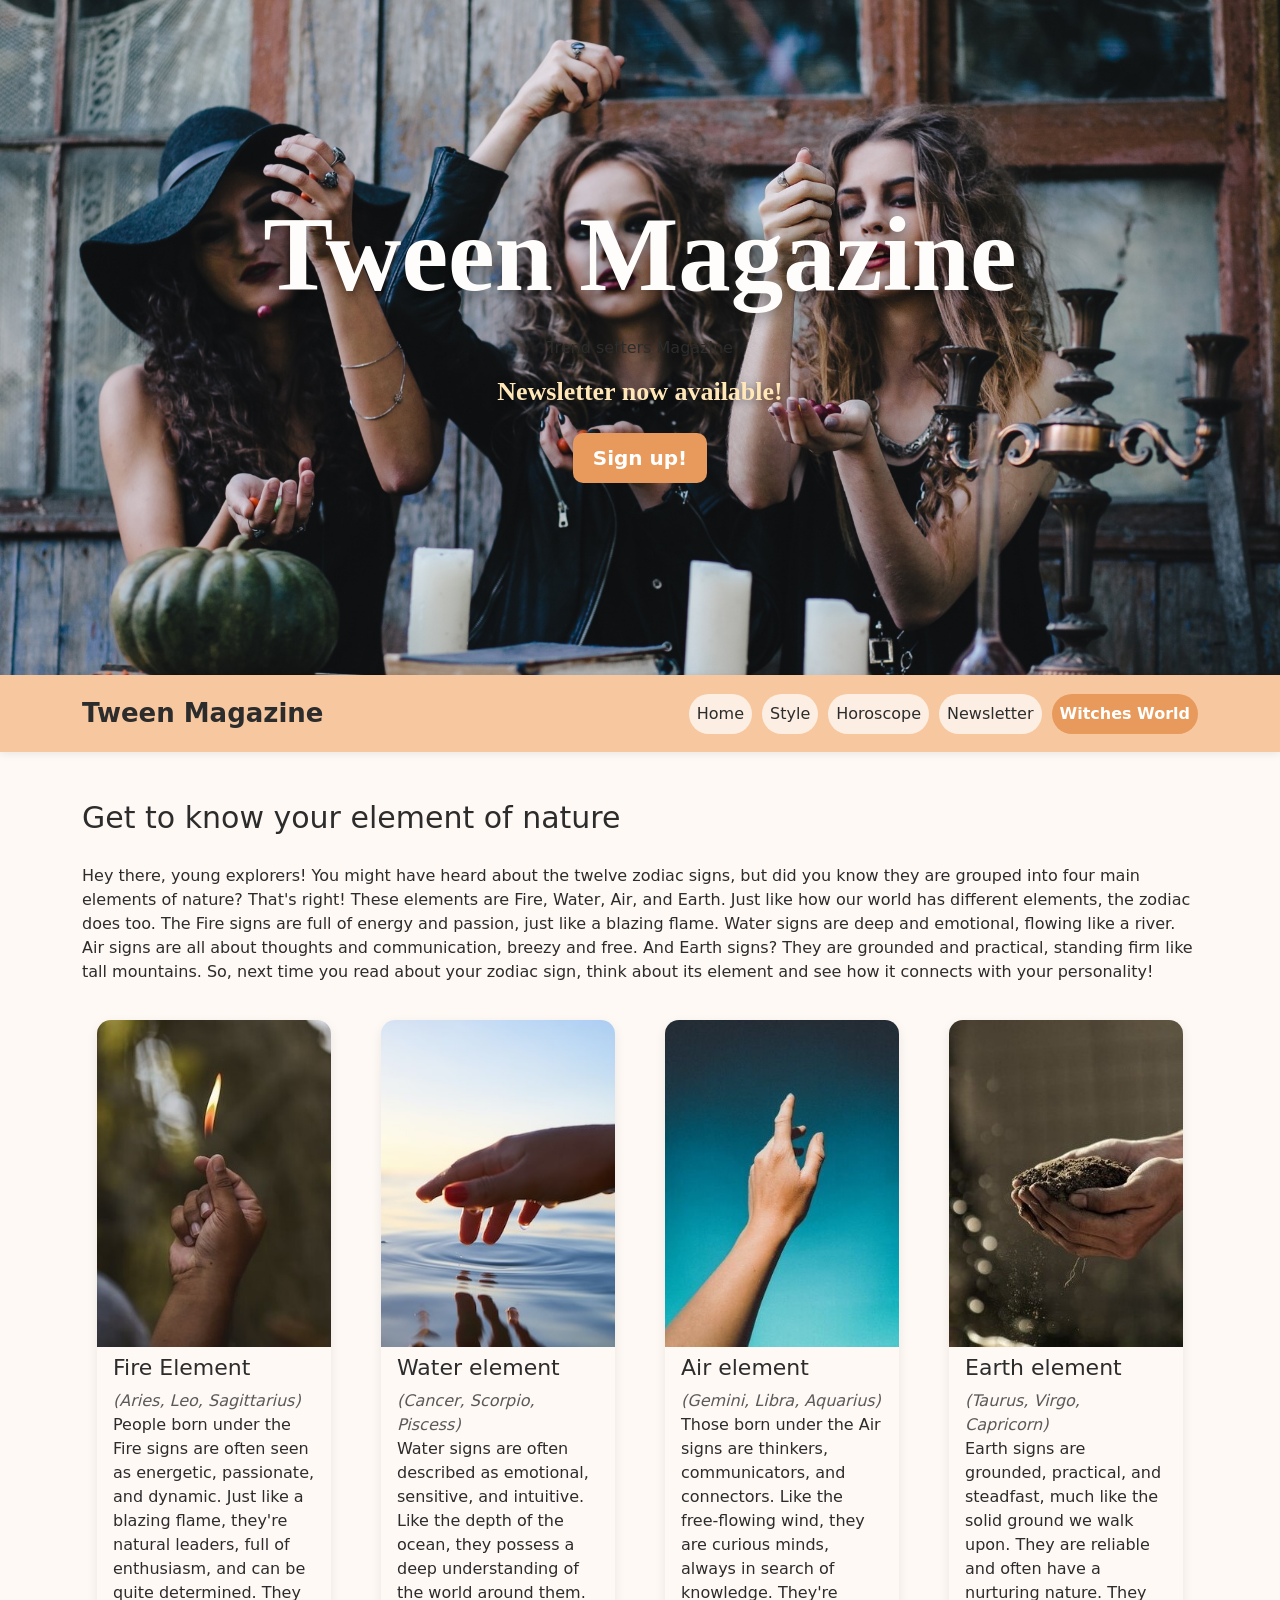
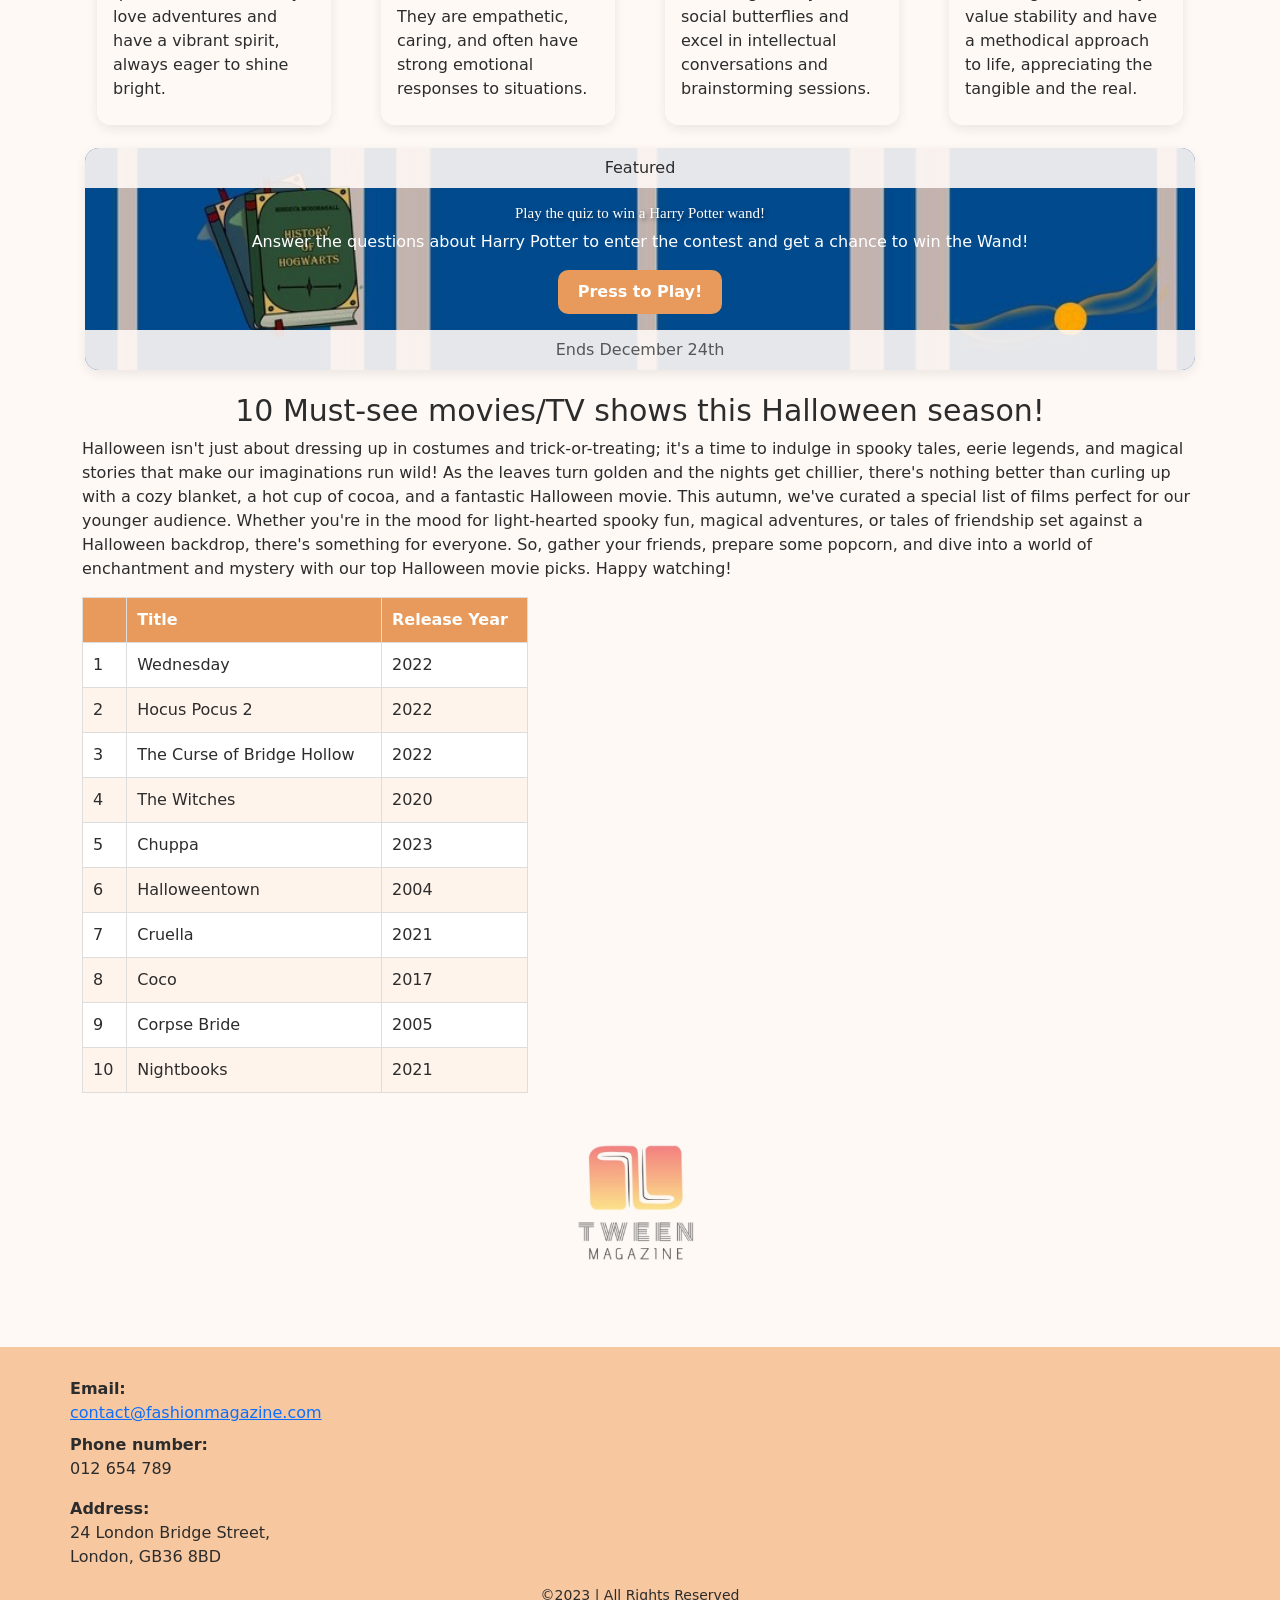
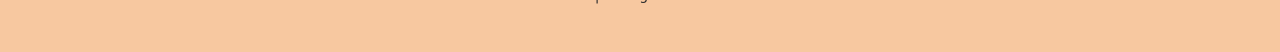
<file: witches.html>
<!DOCTYPE html>
<html lang="en">

<!-- INVISIBLE INFORMATION OF THE PAGE ================================================ -->

<head>
    <meta charset="utf-8">
    <meta name="viewport" content="width=device-width, initial-scale=1">
    <title>Web Dev Finals Website</title>
    <meta name="author" content="ld119">
    <meta name="description" content="This is the website of the 'Tween Magazine' fashion, style and fun magazine.">
    <meta name="keywords" content="'Fashion Magazine' 'Style Magazine' 'Trend Setter'">

    <!-- Stylesheet links -->
    <link rel="stylesheet" href="bootstrap-5.3.0-dist/css/bootstrap.css">
    <link rel="stylesheet" href="styles/shared.css">
    <link rel="stylesheet" href="styles/index.css">
    <link rel="stylesheet" href="styles/witches.css">
</head>

<!-- VISIBLE CONTENT ================================================ -->

<body>

    <!-- HEADER ================================================ -->
    <header id="witches">
        <div class="container d-flex flex-column align-items-center">
            <h1 class="text-center">Tween Magazine</h1>
            <p class="text-center">Trend setters Magazine</p>
        </div>
        <div class="container d-flex flex-column align-items-center">
            <h2 id="newsletter">Newsletter now available!</h2>
            <a class="btn btn-primary btn-lg" href="newsletter.html" role="button">Sign up!</a>
        </div>
    </header>

    <!-- NAVIGATION BAR ================================================ -->
    <nav class="navbar navbar-expand-lg custom-navbar">
        <div class="container">
            <a class="navbar-brand" href="index.html">Tween Magazine</a>

            <button class="navbar-toggler" type="button" data-bs-toggle="collapse" data-bs-target="#navbarNav"
                aria-controls="navbarNav" aria-expanded="false" aria-label="Toggle navigation">
                <span class="navbar-toggler-icon"></span>
            </button>

            <div class="collapse navbar-collapse" id="navbarNav">
                <ul class="navbar-nav ms-auto nav-buttons">
                    <li class="nav-item">
                        <a class="nav-link" href="index.html">Home</a>
                    </li>
                    <li class="nav-item">
                        <a class="nav-link" href="style.html">Style</a>
                    </li>
                    <li class="nav-item">
                        <a class="nav-link" href="horoscope.html">Horoscope</a>
                    </li>
                    <li class="nav-item">
                        <a class="nav-link" href="newsletter.html">Newsletter</a>
                    </li>
                    <li class="nav-item">
                        <a class="nav-link active" href="witches.html">Witches World</a>
                    </li>
                </ul>
            </div>
        </div>
    </nav>

    <main>


        <div class="container mt-5">
            <div class="row">

                <!-- ELEMENTS ================================================ -->
                <section id="elements">
                    <h2 class="text-center">Get to know your element of nature</h2>
                    <p> Hey there, young explorers! You might have heard about the twelve zodiac signs, but did
                        you know
                        they are grouped into four main elements of nature? That's right! These elements are
                        Fire,
                        Water, Air, and Earth. Just like how our world has different elements, the zodiac does
                        too. The
                        Fire signs are full of energy and passion, just like a blazing flame. Water signs are
                        deep and
                        emotional, flowing like a river. Air signs are all about thoughts and communication,
                        breezy and
                        free. And Earth signs? They are grounded and practical, standing firm like tall
                        mountains. So,
                        next time you read about your zodiac sign, think about its element and see how it
                        connects with
                        your personality! </p>

                    <!-- Elements of nature cards -->

                    <article class="card">
                        <img class="card-image" src="images/fire.jpg" alt="Fire element">
                        <div class="card-footer">
                            <h3>Fire Element</h3>
                            <div class="card-info">
                                (Aries, Leo, Sagittarius)
                            </div>
                            <p>People born under the Fire signs are often seen as energetic, passionate, and
                                dynamic.
                                Just like a blazing flame, they're natural leaders, full of enthusiasm, and can
                                be quite
                                determined. They love adventures and have a vibrant spirit, always eager to
                                shine
                                bright.</p>
                        </div>
                    </article>

                    <article class="card">
                        <img class="card-image" src="images/water.jpg" alt="Water element">
                        <div class="card-footer">
                            <h3>Water element</h3>
                            <div class="card-info">
                                (Cancer, Scorpio, Piscess)
                            </div>
                            <p>Water signs are often described as emotional, sensitive, and intuitive. Like the
                                depth of
                                the ocean, they possess a deep understanding of the world around them. They are
                                empathetic, caring, and often have strong emotional responses to situations.</p>
                        </div>
                    </article>

                    <article class="card">
                        <img class="card-image" src="images/air.jpg" alt="Air element">
                        <div class="card-footer">
                            <h3>Air element</h3>
                            <div class="card-info">
                                (Gemini, Libra, Aquarius)
                            </div>
                            <p>Those born under the Air signs are thinkers, communicators, and connectors. Like
                                the
                                free-flowing wind, they are curious minds, always in search of knowledge.
                                They're social
                                butterflies and excel in intellectual conversations and brainstorming sessions.
                            </p>
                        </div>
                    </article>

                    <article class="card">
                        <img class="card-image" src="images/earth.jpg" alt="Earth element">
                        <div class="card-footer">
                            <h3>Earth element</h3>
                            <div class="card-info">
                                (Taurus, Virgo, Capricorn)
                            </div>
                            <p>Earth signs are grounded, practical, and steadfast, much like the solid ground we
                                walk
                                upon. They are reliable and often have a nurturing nature. They value stability
                                and have
                                a methodical approach to life, appreciating the tangible and the real.</p>
                        </div>
                    </article>
                </section>


                <!-- Feature card for quiz contest -->
                <div class="card text-center" id="quiz-card">
                    <div class="card-header">Featured</div>
                    <div class="card-body">
                        <h4 class="card-title card-title-mysterious">Play the quiz to win a Harry Potter wand!
                        </h4>
                        <p class="card-text">Answer the questions about Harry Potter to enter the contest and
                            get a
                            chance to win the Wand!</p>
                        <a href="#" class="btn btn-primary spin-on-hover">Press to Play!</a>
                    </div>
                    <div class="card-footer text-muted"> Ends December 24th </div>
                </div>

                <!-- Modal -->
                <div id="myModal" class="modal">
                    <div class="modal-content">
                        <span class="close">&times;</span>
                        <h2>Quiz Contest</h2>
                        <p>Welcome to the Quiz Contest! Answer the questions and get a chance to win a Harry
                            Potter
                            wand!</p>

                        <!-- Quiz questions -->

                        <!-- Multiple Choice Question -->
                        <div class="question" id="question1">
                            <p>1. Which Hogwarts school house Hermione Granger belongs to?</p>
                            <label><input type="radio" name="q1" value="Gryffindor">Gryffindor</label>
                            <label><input type="radio" name="q1" value="Ravenclaw ">Ravenclaw </label>
                            <label><input type="radio" name="q1" value="Hufflepuff">Hufflepuff</label>
                            <label><input type="radio" name="q1" value="Slytherin">Slytherin</label>
                            <p id="result1"></p>
                        </div>
                        <!-- True/False Question -->
                        <div class="question" id="question2">
                            <p>2. Hagrid cannot do magic spells. (True/False)</p>
                            <label><input type="radio" name="q2" value="True">True</label>
                            <label><input type="radio" name="q2" value="False">False</label>
                            <p id="result2"></p>
                        </div>
                        <!-- Fill-in-the-Blank Question -->
                        <div class="question" id="question3">
                            <p>3. Which class did Professor Snape teach?</p>
                            <input type="text" id="q3" placeholder="Enter your answer">
                            <p id="result3"></p>
                        </div>

                        <!-- Contestant information field-->
                        <h2>Fill in your details:</h2>
                        <form id="contestantInformation" target="_self" autocomplete="on">
                            <label for="fname">First name:</label>
                            <input type="text" id="fname" name="fname">

                            <label for="lname">Last name:</label>
                            <input type="text" id="lname" name="lname">

                            <label for="emailField">Email:</label>
                            <input type="email" id="emailField" name="email">

                        </form>

                        <!-- Submit Button -->
                        <button class="submit-button" onclick="submitQuiz()">Submit</button>

                    </div>
                </div>

                <!-- MOVIE LIST ================================================ -->
                <section id="movie-list">
                    <h2 class="text-center">10 Must-see movies/TV shows this Halloween season!</h2>
                    <p> Halloween isn't just about dressing up in costumes and trick-or-treating; it's a time to
                        indulge
                        in spooky tales, eerie legends, and magical stories that make our imaginations run wild!
                        As the
                        leaves turn golden and the nights get chillier, there's nothing better than curling up
                        with a
                        cozy blanket, a hot cup of cocoa, and a fantastic Halloween movie. This autumn, we've
                        curated a
                        special list of films perfect for our younger audience. Whether you're in the mood for
                        light-hearted spooky fun, magical adventures, or tales of friendship set against a
                        Halloween
                        backdrop, there's something for everyone. So, gather your friends, prepare some popcorn,
                        and
                        dive into a world of enchantment and mystery with our top Halloween movie picks. Happy
                        watching!
                    </p>
                    <!-- Movie list table -->
                    <table>
                        <thead>
                            <tr>
                                <th></th>
                                <th>Title</th>
                                <th>Release Year</th>
                            </tr>
                        </thead>
                        <tbody>
                            <tr>
                                <td>1</td>
                                <td>Wednesday</td>
                                <td>2022</td>
                            </tr>
                            <tr>
                                <td>2</td>
                                <td>Hocus Pocus 2</td>
                                <td>2022</td>
                            </tr>
                            <tr>
                                <td>3</td>
                                <td>The Curse of Bridge Hollow</td>
                                <td>2022</td>
                            </tr>
                            <tr>
                                <td>4</td>
                                <td>The Witches</td>
                                <td>2020</td>
                            </tr>
                            <tr>
                                <td>5</td>
                                <td>Chuppa</td>
                                <td>2023</td>
                            </tr>
                            <tr>
                                <td>6</td>
                                <td>Halloweentown </td>
                                <td>2004</td>
                            </tr>
                            <tr>
                                <td>7</td>
                                <td>Cruella </td>
                                <td>2021</td>
                            </tr>
                            <tr>
                                <td>8</td>
                                <td>Coco</td>
                                <td>2017</td>
                            </tr>
                            <tr>
                                <td>9</td>
                                <td>Corpse Bride</td>
                                <td>2005</td>
                            </tr>
                            <tr>
                                <td>10</td>
                                <td>Nightbooks</td>
                                <td>2021</td>
                            </tr>
                        </tbody>
                    </table>
                </section>
            </div>
        </div>



        <!-- BACK TO HOME PAGE ================================================ -->
        <a href="index.html">
            <img id="logo" src="images/logo.jpg" alt="Logo to home page">
        </a>

    </main>

    <!-- FOOTER ================================================ -->

    <footer>
        <div id="contacts">
            <dl>
                <dt>Email:</dt>
                <dd><a href="mailto:contact@fashionmagazine.com">contact@fashionmagazine.com</a></dd>

                <dt>Phone number:</dt>
                <dd>012 654 789</dd>
            </dl>
            <dl>
                <dt>Address:</dt>
                <dd>24 London Bridge Street,<br>London, GB36 8BD</dd>
            </dl>
        </div>
        <p id="rights">©2023 | All Rights Reserved</p>
    </footer>


    <!-- JAVASCRIPT AND JS BOOTSTRAP ================================================ -->
    <script src="bootstrap-5.3.0-dist/js/bootstrap.js"></script>
    <script src="scripts/script.js" defer></script>
</body>

</html>
</file>
<file: styles/shared.css>
/* NAVIGATION ======================================================== */

.custom-navbar {
  background-color: #F7C8A0;
  padding: 14px 0;
  box-shadow: 0 2px 8px rgba(0, 0, 0, 0.08);
}

.navbar-brand {
  color: #2C2C2C;
  font-size: 26px;
  font-weight: bold;
  text-decoration: none;
}

.navbar-brand:hover {
  color: white;
}

.nav-buttons {
  gap: 10px;
}

.nav-buttons .nav-link {
  color: #2C2C2C;
  background-color: rgba(255, 255, 255, 0.7);
  padding: 8px 16px;
  border-radius: 999px;
  text-decoration: none;
  font-size: 16px;
  font-weight: 500;
  transition: all 0.3s ease;
}

.nav-buttons .nav-link:hover {
  background-color: #FDEBDD;
  color: #2C2C2C;
}

.nav-buttons .nav-link.active {
  background-color: #E79A5B;
  color: white;
  font-weight: 700;
}

.navbar-toggler {
  border: 1px solid rgba(0, 0, 0, 0.2);
}

.navbar-toggler:focus {
  box-shadow: none;
}

.navbar-toggler-icon {
  background-image: url("data:image/svg+xml,%3csvg xmlns='http://www.w3.org/2000/svg' viewBox='0 0 30 30'%3e%3cpath stroke='rgba%280,0,0,0.8%29' stroke-linecap='round' stroke-miterlimit='10' stroke-width='2' d='M4 7h22M4 15h22M4 23h22'/%3e%3c/svg%3e");
}

@media (max-width: 991px) {
  .nav-buttons {
    margin-top: 15px;
    gap: 8px;
  }

  .nav-buttons .nav-link {
    display: inline-block;
    margin-bottom: 8px;
  }
}

.btn-primary {
  background-color: #E79A5B;
  border: none;
  color: white;
  font-weight: 600;
  padding: 10px 20px;
  border-radius: 10px;
  transition: all 0.3s ease;
}

.btn-primary:hover {
  background-color: #d98949;
  color: white;
  transform: translateY(-2px);
}

.btn-primary:active {
  transform: translateY(0);
}

/* BODY ======================================================== */

body {
  font-family: system-ui, -apple-system, "Segoe UI", Roboto, "Helvetica Neue",
    "Noto Sans", "Liberation Sans", Arial, sans-serif;
  color: #2C2C2C;
  margin: 0;
  background-color: #FFF9F5;
}

/* LOGO ======================================================== */

#logo {
  display: block;
  margin: 20px auto;
  max-width: 260px;
  width: 100%;
  height: auto;
}

/* FOOTER ======================================================== */

footer {
  background-color: #F7C8A0;
  min-height: 220px;
  display: flex;
  flex-direction: column;
  justify-content: center;
  align-items: center;
  margin-top: 4%;
  padding: 30px 20px;
}

#contacts {
  margin-right: auto;
  padding-left: 50px;
  text-align: left;
  color: #2C2C2C;
}

#rights,
#end {
  text-align: center;
  font-size: 14px;
  color: #2C2C2C;
}

h2 {
  font-size: 30px;
}

h3 {
  font-size: 22px;
}

h4 {
  font-size: 15px;
}

@media (max-width: 768px) {
  #contacts {
    padding-top: 25px;
    font-size: 12px;
  }
}

@media (max-width: 480px) {
  #contacts {
    padding-top: 25px;
    font-size: 10px;
  }

  #rights,
  #end {
    font-size: 10px;
  }
}
</file>
<file: styles/index.css>
/* HEADER STYLES======================================================== */

header {
  background-image: url("../images/header.jpg");
  background-color: #FAA39D;
  background-position: center;
  background-size: cover;
  height: 75vh;
  display: flex;
  flex-direction: column;
  justify-content: center;
  align-items: center;
  margin-bottom: 0;
  position: relative;
  text-align: center;
  overflow: hidden;
}


/* HEADER TEXT STYLES =======================================================*/

/* h1 styles */
header h1 {
  font-size: 105px;
  font-weight: 700;
  font-family: Georgia, serif;
  color: #fffdfb;
  text-shadow: 0 4px 14px rgba(0, 0, 0, 0.45);
  margin-bottom: 18px;
}

/* h2 styles */
header h2 {
  font-size: 26px;
  font-weight: 600;
  font-family: Georgia, serif;
  color: #ffe7b8;
  text-shadow: 0 2px 8px rgba(0, 0, 0, 0.4);
  margin-bottom: 25px;
}

.hero-newsletter-card {
  position: relative;
  z-index: 2;
  margin-top: 20px;
  padding: 24px 34px;
  background-color: rgba(255, 249, 245, 0.22);
  backdrop-filter: blur(6px);
  -webkit-backdrop-filter: blur(6px);
  border-radius: 18px;
  box-shadow: 0 6px 18px rgba(0, 0, 0, 0.14);
}

.hero-newsletter-card #newsletter {
  margin: 0;
  color: #fff0cf;
  text-shadow: 0 2px 8px rgba(0, 0, 0, 0.35);
}

/* REPORT HEADER STYLES =======================================================*/

#report-header {
  background-image: none;
  height: 35vh;
}

/* REPORT HEADER TEXT STYLES =======================================================*/

/* report header h1 text size */
#report-header h1 {
  font-size: 40px;
}

/* report paragraph text size */
#report-header p {
  font-size: 20px;
}


/* WITCHES WORLD ADVERTISMENT STYLES ======================================================= */
#witches-add {
  background-image: url("../images/banner.jpg");
  background-color: #E0E7FF;
  /* Ravenclaw house color */
  background-position: center;
  background-size: cover;
  color: black;
  margin-top: 2%;
  /* Space bettween article cards and Quiz card */
  margin-bottom: 2%;
  padding-left: 0%;
  /* Bootstrap add default padding, removed for header and footer to cover */
  padding-right: 0%;
}

/* Color for the card header and footer */
.card-header,
.card-footer {
  background-color: rgba(240, 240, 255, 0.8);
  /* Background color with 0.8 transparency */
  width: 100%;
  color: black;
}

/* Card title styles */
.card-title-mysterious {
  font-family: Georgia, serif;
  /* Text fonts */
  color: black;
  ;
  /* Text color */
  text-shadow: 2px 2px 4px rgba(0, 0, 0, 0.6);
  /* Text shadowing */
}

/* To adapt cards for screens up to 768 pixels wide (like tablets) */
@media (max-width: 768px) {
  header h1 {
    font-size: 55px;
  }

  header p {
    font-size: 20px;
  }
}

/* To adapt cards for screens up to 480 pixels wide (like mobile phones) */
@media (max-width: 480px) {
  header h1 {
    font-size: 35px;
  }

  header p {
    display: none;
  }
}
</file>
<file: styles/horoscope.css>
/* HOROSCOPE CARD STYLES ======================================================== */

/* Container to have the cards in layout */
.card-container {
  display: grid;
  grid-template-columns: repeat(4, 1fr);
  /* Repeats 4 cards per row */
  gap: 10px;
}

/* Style for every card */
.card {
  width: 250px;
  height: 300px;
  perspective: 1000px;
  /* To get the depth for 3D effect */
  cursor: pointer;
  /* To indicate that it will get interactive then cursor pointer is on the card */
}

/* Styles for card front and back */
.card-front,
.card-back {
  width: 100%;
  height: 100%;
  position: absolute;
  backface-visibility: hidden;
  display: flex;
  justify-content: center;
  align-items: center;
  border: 1px solid #CCC;
  border-radius: 5px;
  /* To round the edges */
}

/* Style for cards front image */
.card-front img {
  width: 100%;
  height: 100%;
  object-fit: cover;
  /* To fit image within the card */
  border-radius: 5px;
}

/* Style for cards back */
.card-back {
  transform: rotateY(180deg);
  background-color: #F5F5F5;
  display: flex;
  flex-direction: column;
  padding: 5%;
}

/* HOROSCOPE TEXT STYLES ======================================================== */
.text-horoscope {
  order: -1;
  /* Title on top of the flex container */
  margin-bottom: 10px;
  /* Space between the h3 and the paraghraph */
}

/* To rotate the card */
.card:hover .card-front {
  transform: rotateY(180deg);
}

/* To rotate the card back to its primar position */
.card:hover .card-back {
  transform: rotateY(0);
}


/* To adapt cards for screens up to 768 pixels wide (like tablets) */
@media (max-width: 768px) {
  .card-container {
    grid-template-columns: repeat(auto-fill, minmax(250px, 1fr));
    /* 1-3 cards per row */
  }
}

/* To adapt cards for screens up to 480 pixels wide (like mobile phones) */
@media (max-width: 480px) {
  .card-container {
    grid-template-columns: repeat(auto-fill, minmax(100%, 1fr));
    /* 1 card per row */
  }
}
</file>
<file: styles/newsletter.css>
#introduction {
    margin-bottom: 40px;
}

#newsletter-form {
    background-color: white;
    padding: 25px;
    border-radius: 14px;
    box-shadow: 0 4px 12px rgba(0, 0, 0, 0.08);
    max-width: 600px;
}

.btn-primary {
    background-color: #E79A5B;
    border: none;
    color: white;
    font-weight: 600;
    padding: 10px 18px;
    border-radius: 8px;
}

.btn-primary:hover {
    background-color: #d98949;
    color: white;
}

.form-group {
    margin-bottom: 15px;
}

#newsletter-form h3 {
    color: #E79A5B;
    font-weight: 600;
}
</file>
<file: styles/witches.css>
/* HEADER STYLES ======================================================== */
#witches {
  background-image: url("../images/header1.jpg");
  background-color: #A8D0E6;
  background-position: center;
  background-size: cover;
  height: 75vh;
  display: flex;
  flex-direction: column;
  justify-content: center;
  align-items: center;
  margin-bottom: 0;
}

/* FEATURE CARD STYLES ======================================================== */

#elements {
  display: flex;
  flex-wrap: wrap;
  justify-content: space-between;
  gap: 20px;
}

.text-center {
  text-align: center;
}

.card {
  flex: 1;
  box-sizing: border-box;
  margin: 0 15px;
  background-color: #ffffff;
  border: none;
  border-radius: 14px;
  overflow: hidden;
  box-shadow: 0 4px 12px rgba(0, 0, 0, 0.08);
}

.card-image {
  max-width: 100%;
  display: block;
}

.card-info {
  font-style: italic;
  color: #5A5A5A;
}

/* Harry Potter Quiz card */
#quiz-card {
  background-image: url("../images/quiz4.jpg");
  background-color: #A8D0E6;
  background-position: center;
  background-size: cover;
  color: white;
  margin-top: 2%;
  margin-bottom: 2%;
  padding-left: 0;
  padding-right: 0;
  border-radius: 14px;
  overflow: hidden;
}

/* Color for the card header and footer */
.card-header,
.card-footer {
  background-color: rgba(255, 249, 245, 0.9);
  width: 100%;
  color: #2C2C2C;
  border: none;
}

/* Quiz title styles */
.card-title-mysterious {
  font-family: "Georgia", serif;
  color: white;
  text-shadow: 2px 2px 4px rgba(0, 0, 0, 0.45);
}

/* Style the button */
.spin-on-hover {
  background-color: #E79A5B;
  color: white;
  border: none;
  transition: background-color 0.3s, color 0.3s, transform 0.3s;
}

/* Button hover */
.spin-on-hover:hover {
  background-color: #d98949;
  color: white;
  transform: scale(1.05);
}

/* MODAL ======================================================== */

.modal {
  display: none;
  position: fixed;
  top: 0;
  left: 0;
  width: 100%;
  height: 100%;
  background-color: rgba(44, 44, 44, 0.7);
}

/* Style for the modal content */
.modal-content {
  background-color: #FFF9F5;
  background-image: linear-gradient(to bottom right, #fff9f5, #f7e6d8);
  padding: 20px 20px 20px 70px;
  border-radius: 10px;
  position: absolute;
  top: 50%;
  left: 50%;
  transform: translate(-50%, -50%);
  font-family: "Georgia", serif;
  color: #2C2C2C;
  text-shadow: none;
  box-shadow: 0 8px 24px rgba(0, 0, 0, 0.15);
}

/* Style for the submit button */
.submit-button {
  margin-top: 20px;
  background-color: #E79A5B;
  color: white;
  border: none;
}

/* Style for the close button (X) */
.close {
  color: #888;
  float: right;
  font-size: 30px;
  font-weight: bold;
  text-shadow: none;
}

/* Hover styles for the close button */
.close:hover,
.close:focus {
  color: #2C2C2C;
  text-decoration: none;
  cursor: pointer;
}

/* MOVIE TABLE ======================================================== */
#movie-list table {
  width: 40%;
  background-color: white;
}

#movie-list th {
  background-color: #E79A5B;
  color: white;
}

#movie-list th,
#movie-list td {
  border: 1px solid #DDD;
  padding: 10px;
}

#movie-list tr:nth-child(even) {
  background-color: #FFF4EC;
}

#movie-list tbody tr:hover {
  background-color: #FDEBDD;
}

/* To adapt cards for screens up to 768 pixels wide (like tablets) */
@media (max-width: 768px) {
  header h1 {
    font-size: 55px;
  }

  header p {
    font-size: 20px;
  }

  #elements {
    font-size: 15px;
    flex-direction: column;
  }

  .card {
    margin: 0;
  }
}

/* To adapt cards for screens up to 480 pixels wide (like mobile phones) */
@media (max-width: 480px) {
  header h1 {
    font-size: 35px;
  }

  header p {
    display: none;
  }

  header h2 {
    font-size: 15px;
  }

  #elements {
    font-size: 10px;
  }

  .modal-content {
    width: 90%;
    padding: 20px;
  }

  #movie-list table {
    width: 100%;
  }
}
</file>
